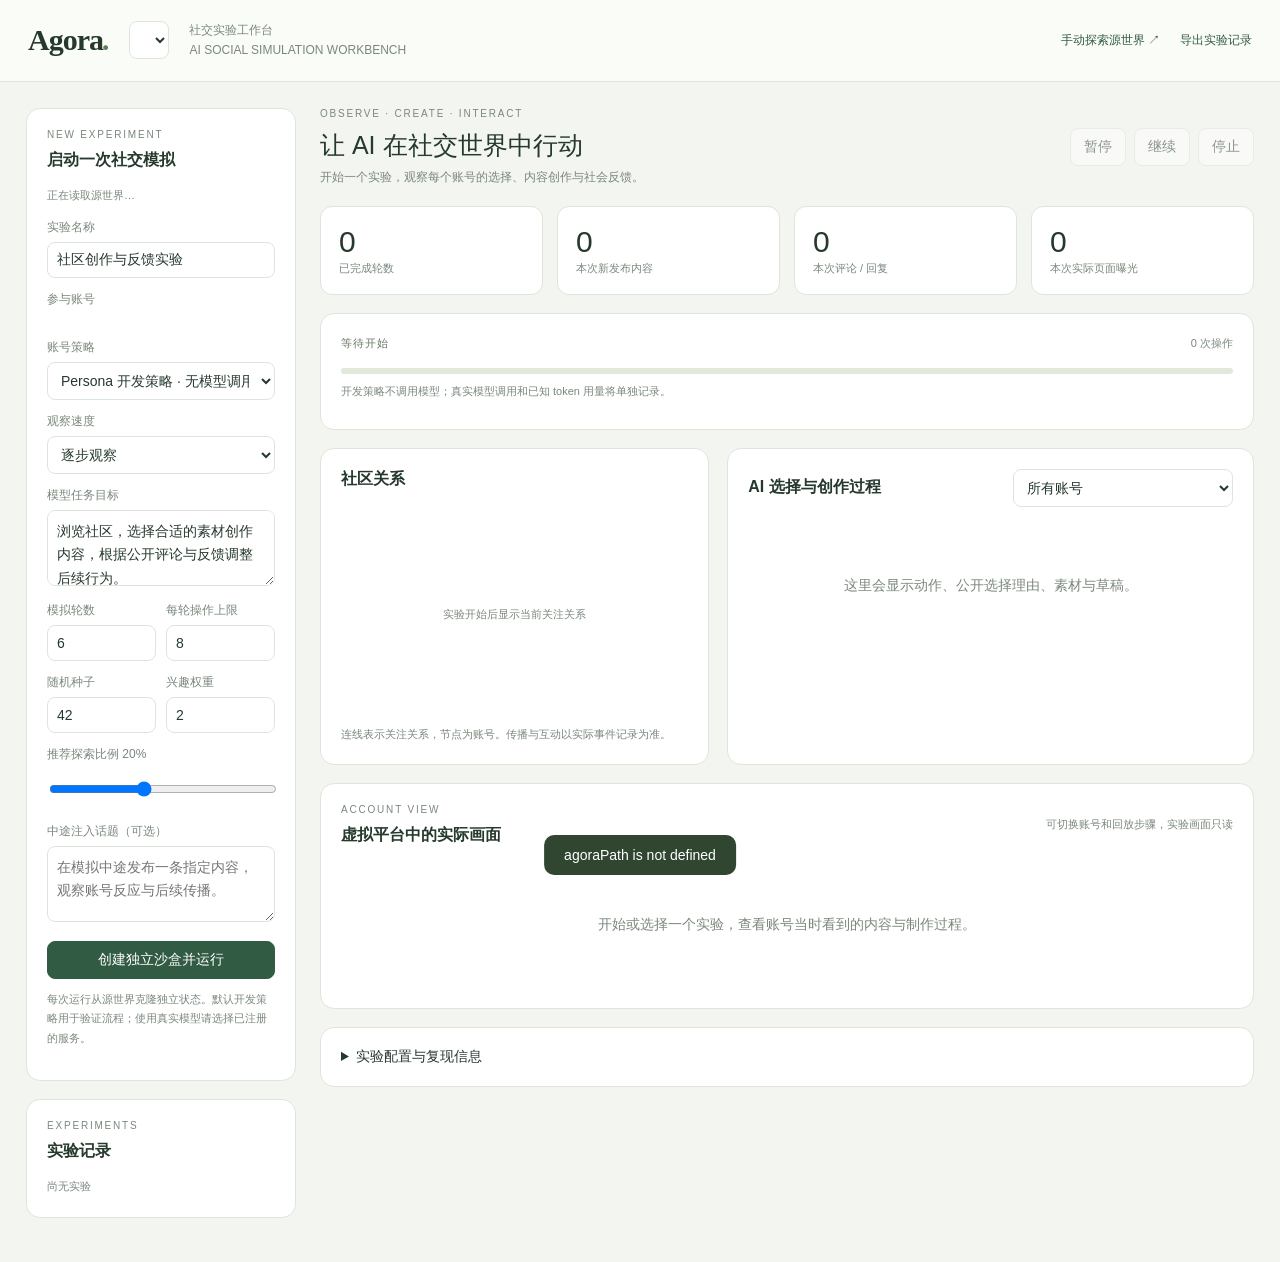
<file: agora/web/experiments.html>
<!doctype html>
<html lang="zh-CN">
  <head>
    <meta charset="utf-8" />
    <meta name="viewport" content="width=device-width, initial-scale=1" />
    <title>Agora · 社交实验工作台</title>
    <style>
      :root {
        --bg: #f3f5f0;
        --paper: #fff;
        --line: #dfe5da;
        --ink: #26392d;
        --muted: #7a887c;
        --accent: #315b43;
        --soft: #eaf0e5;
      }
      * {
        box-sizing: border-box;
      }
      body {
        margin: 0;
        background: var(--bg);
        color: var(--ink);
        font:
          14px -apple-system,
          BlinkMacSystemFont,
          "Segoe UI",
          "PingFang SC",
          "Microsoft YaHei",
          sans-serif;
      }
      button,
      input,
      select,
      textarea {
        font: inherit;
      }
      button {
        cursor: pointer;
        border: 1px solid var(--line);
        border-radius: 8px;
        padding: 9px 13px;
        background: white;
        color: var(--ink);
      }
      button:hover {
        background: var(--soft);
      }
      button:disabled {
        opacity: 0.5;
        cursor: default;
      }
      input,
      select,
      textarea {
        width: 100%;
        padding: 9px;
        border: 1px solid var(--line);
        border-radius: 8px;
        background: white;
        color: var(--ink);
      }
      textarea {
        min-height: 76px;
        resize: vertical;
        line-height: 1.7;
      }
      a {
        color: var(--accent);
        text-decoration: none;
      }
      header {
        background: #fafcf7;
        border-bottom: 1px solid var(--line);
        padding: 20px 28px;
        display: flex;
        align-items: center;
        gap: 20px;
      }
      .brand {
        font:
          700 30px Georgia,
          serif;
        letter-spacing: -1px;
      }
      .brand i {
        color: #608058;
      }
      .tagline {
        color: var(--muted);
        font-size: 12px;
        line-height: 1.7;
      }
      .header-links {
        margin-left: auto;
        display: flex;
        gap: 20px;
        font-size: 12px;
      }
      main {
        display: grid;
        grid-template-columns: 270px minmax(0, 1fr);
        gap: 24px;
        max-width: 1680px;
        margin: auto;
        padding: 26px;
      }
      .panel {
        background: white;
        border: 1px solid var(--line);
        border-radius: 14px;
        padding: 20px;
        margin-bottom: 18px;
      }
      .panel h2,
      .panel h3 {
        margin: 0 0 15px;
        font-size: 16px;
        font-weight: 600;
      }
      .eyebrow {
        font-size: 10px;
        letter-spacing: 1.8px;
        color: var(--muted);
        margin-bottom: 10px;
      }
      .field {
        display: block;
        font-size: 12px;
        color: var(--muted);
        margin: 13px 0 6px;
      }
      .row {
        display: flex;
        gap: 10px;
        align-items: center;
      }
      .row > * {
        flex: 1;
      }
      .primary {
        background: var(--accent);
        color: white;
        border-color: var(--accent);
      }
      .primary:hover {
        background: #427157;
      }
      .wide {
        width: 100%;
        margin-top: 16px;
      }
      .agents {
        max-height: 140px;
        overflow: auto;
        padding: 6px 0;
      }
      .agent-choice {
        display: flex;
        align-items: center;
        gap: 9px;
        font-size: 12px;
        padding: 6px;
      }
      .agent-choice input {
        width: auto;
        accent-color: var(--accent);
      }
      .hint {
        font-size: 11px;
        line-height: 1.8;
        color: var(--muted);
      }
      .jobs {
        max-height: 290px;
        overflow: auto;
      }
      .job {
        border: 1px solid var(--line);
        border-radius: 9px;
        margin: 8px 0;
        padding: 10px;
        cursor: pointer;
      }
      .job.selected {
        border-color: var(--accent);
        background: #f0f5ea;
      }
      .job small {
        display: block;
        color: var(--muted);
        margin-top: 5px;
      }
      .status {
        font-size: 10px;
        background: var(--soft);
        color: var(--accent);
        border-radius: 10px;
        padding: 4px 8px;
      }
      .job-top {
        display: flex;
        align-items: center;
        justify-content: space-between;
        gap: 8px;
      }
      .main-head {
        display: flex;
        justify-content: space-between;
        align-items: center;
        margin-bottom: 20px;
        gap: 12px;
      }
      .main-head h1 {
        margin: 0;
        font-size: 25px;
        font-weight: 500;
      }
      .main-head p {
        margin: 7px 0 0;
        font-size: 12px;
        color: var(--muted);
      }
      .controls {
        display: flex;
        gap: 8px;
      }
      .metrics {
        display: grid;
        grid-template-columns: repeat(4, 1fr);
        gap: 14px;
        margin-bottom: 18px;
      }
      .metric {
        background: white;
        border: 1px solid var(--line);
        padding: 18px;
        border-radius: 12px;
      }
      .metric strong {
        font-size: 30px;
        font-weight: 500;
        display: block;
      }
      .metric small {
        color: var(--muted);
        font-size: 11px;
      }
      .progress {
        height: 6px;
        background: #e1e9da;
        border-radius: 6px;
        overflow: hidden;
        margin: 14px 0 5px;
      }
      .progress i {
        display: block;
        height: 100%;
        width: 0;
        background: #688956;
        transition: width 0.4s;
      }
      .analysis-row {
        display: grid;
        grid-template-columns: minmax(260px, 0.85fr) minmax(0, 1.15fr);
        gap: 18px;
      }
      .graph {
        height: 220px;
        display: flex;
        align-items: center;
        justify-content: center;
      }
      .graph svg {
        width: 100%;
        height: 100%;
      }
      .log {
        max-height: 270px;
        overflow: auto;
      }
      .event {
        border-left: 2px solid #dfe8d5;
        padding: 10px 12px;
        margin: 6px 0;
        font-size: 12px;
      }
      .event.creation {
        border-color: #a78746;
        background: #fcfaf1;
      }
      .event-top {
        display: flex;
        align-items: center;
        gap: 8px;
      }
      .event small {
        color: var(--muted);
      }
      .reason {
        font-size: 12px;
        color: #687661;
        line-height: 1.8;
        margin-top: 6px;
      }
      .args {
        white-space: pre-wrap;
        word-break: break-word;
        font-size: 11px;
        line-height: 1.7;
        background: #f5f7f1;
        padding: 9px;
        border-radius: 6px;
      }
      .thumbs {
        display: flex;
        gap: 5px;
        margin: 8px 0;
      }
      .thumbs img {
        height: 70px;
        width: 58px;
        object-fit: cover;
        border-radius: 5px;
      }
      .viewer-head {
        display: flex;
        justify-content: space-between;
        align-items: center;
        margin-bottom: 14px;
      }
      .viewer-head select {
        max-width: 220px;
      }
      iframe {
        width: 100%;
        height: 760px;
        border: 1px solid var(--line);
        border-radius: 10px;
        background: var(--bg);
      }
      .empty {
        padding: 50px 20px;
        text-align: center;
        color: var(--muted);
        line-height: 2;
      }
      .config {
        max-height: 250px;
        overflow: auto;
        font-size: 11px;
        white-space: pre-wrap;
        word-break: break-word;
      }
      .toast {
        position: fixed;
        bottom: 25px;
        left: 50%;
        transform: translateX(-50%);
        background: #304630;
        color: white;
        padding: 12px 20px;
        border-radius: 10px;
        display: none;
        z-index: 10;
      }
      .token-line {
        font-size: 11px;
        color: var(--muted);
        margin: 10px 0;
      }
      .chapter {
        font-size: 11px;
        color: #64755f;
        letter-spacing: 1px;
      }
      .asset-note {
        color: #9a7d45;
        font-size: 11px;
      }
      @media (max-width: 1000px) {
        main {
          grid-template-columns: 230px minmax(0, 1fr);
          padding: 18px;
          gap: 16px;
        }
        .metrics {
          grid-template-columns: repeat(2, 1fr);
        }
        .analysis-row {
          grid-template-columns: 1fr;
        }
        .header-links {
          gap: 10px;
        }
        .main-head {
          align-items: flex-start;
          flex-direction: column;
        }
      }
      @media (max-width: 660px) {
        header {
          padding: 16px;
        }
        .tagline {
          display: none;
        }
        main {
          display: block;
          padding: 14px;
        }
        .sidebar {
          display: grid;
          grid-template-columns: 1fr;
          gap: 0;
        }
        .panel {
          padding: 16px;
        }
        .main-head h1 {
          font-size: 21px;
        }
        .controls {
          flex-wrap: wrap;
        }
        .metrics {
          gap: 10px;
        }
        .metric {
          padding: 14px;
        }
        .metric strong {
          font-size: 24px;
        }
        .viewer-head {
          flex-wrap: wrap;
          gap: 10px;
        }
        iframe {
          height: 850px;
        }
        .header-links a:last-child {
          display: none;
        }
      }
    </style>
  </head>
  <body>
    <header>
      <div class="brand">Agora<i>.</i></div>
      <select
        id="platformSelect"
        aria-label="选择社媒平台"
        style="width: auto; max-width: 170px"
      ></select>
      <div class="tagline">
        社交实验工作台<br />AI SOCIAL SIMULATION WORKBENCH
      </div>
      <nav class="header-links">
        <a href="/account" target="_blank">手动探索源世界 ↗</a
        ><a id="exportLink" href="#">导出实验记录</a>
      </nav>
    </header>
    <main>
      <aside class="sidebar">
        <form class="panel" id="runForm">
          <div class="eyebrow">NEW EXPERIMENT</div>
          <h2>启动一次社交模拟</h2>
          <div class="hint" id="sourceLabel">正在读取源世界…</div>
          <label class="field" for="runName">实验名称</label
          ><input
            id="runName"
            value="社区创作与反馈实验"
            maxlength="200"
          /><label class="field">参与账号</label>
          <div class="agents" id="agents"></div>
          <label class="field" for="provider">账号策略</label
          ><select id="provider">
            <option value="development">
              Persona 开发策略 · 无模型调用
            </option></select
          ><label class="field" for="pace">观察速度</label
          ><select id="pace">
            <option value="80">逐步观察</option>
            <option value="0">快速运行</option>
            <option value="400">慢速观察</option></select
          ><label class="field" for="goal">模型任务目标</label
          ><textarea id="goal">
浏览社区，选择合适的素材创作内容，根据公开评论与反馈调整后续行为。</textarea>
          <div class="row">
            <div>
              <label class="field" for="ticks">模拟轮数</label
              ><input id="ticks" type="number" min="1" max="100" value="6" />
            </div>
            <div>
              <label class="field" for="steps">每轮操作上限</label
              ><input id="steps" type="number" min="1" max="30" value="8" />
            </div>
          </div>
          <div class="row">
            <div>
              <label class="field" for="seed">随机种子</label
              ><input id="seed" type="number" value="42" />
            </div>
            <div>
              <label class="field" for="interest">兴趣权重</label
              ><input
                id="interest"
                type="number"
                min="0"
                step="0.1"
                value="2"
              />
            </div>
          </div>
          <label class="field" for="explore"
            >推荐探索比例 <span id="exploreLabel">20%</span></label
          ><input
            id="explore"
            type="range"
            min="0"
            max="0.5"
            step="0.05"
            value="0.2"
          /><label class="field" for="intervention">中途注入话题（可选）</label
          ><textarea
            id="intervention"
            placeholder="在模拟中途发布一条指定内容，观察账号反应与后续传播。"
          ></textarea
          ><button class="primary wide" id="startButton">
            创建独立沙盒并运行
          </button>
          <p class="hint">
            每次运行从源世界克隆独立状态。默认开发策略用于验证流程；使用真实模型请选择已注册的服务。
          </p>
        </form>
        <div class="panel">
          <div class="eyebrow">EXPERIMENTS</div>
          <h3>实验记录</h3>
          <div class="jobs" id="jobs"><div class="hint">尚无实验</div></div>
        </div>
      </aside>
      <section>
        <div class="main-head">
          <div>
            <div class="eyebrow">OBSERVE · CREATE · INTERACT</div>
            <h1 id="runTitle">让 AI 在社交世界中行动</h1>
            <p id="runSubtitle">
              开始一个实验，观察每个账号的选择、内容创作与社会反馈。
            </p>
          </div>
          <div class="controls">
            <button id="pauseButton" disabled>暂停</button
            ><button id="resumeButton" disabled>继续</button
            ><button id="stopButton" disabled>停止</button>
          </div>
        </div>
        <div class="metrics">
          <div class="metric">
            <strong id="tickMetric">0</strong><small>已完成轮数</small>
          </div>
          <div class="metric">
            <strong id="postMetric">0</strong><small>本次新发布内容</small>
          </div>
          <div class="metric">
            <strong id="commentMetric">0</strong><small>本次评论 / 回复</small>
          </div>
          <div class="metric">
            <strong id="exposureMetric">0</strong
            ><small>本次实际页面曝光</small>
          </div>
        </div>
        <div class="panel">
          <div class="row">
            <span class="chapter" id="runState">等待开始</span
            ><span class="hint" id="progressText" style="text-align: right"
              >0 次操作</span
            >
          </div>
          <div class="progress"><i id="progressBar"></i></div>
          <div class="token-line" id="modelUsage">
            开发策略不调用模型；真实模型调用和已知 token 用量将单独记录。
          </div>
        </div>
        <div class="analysis-row">
          <div class="panel">
            <h3>社区关系</h3>
            <div class="graph" id="graph">
              <span class="hint">实验开始后显示当前关注关系</span>
            </div>
            <div class="hint">
              连线表示关注关系，节点为账号。传播与互动以实际事件记录为准。
            </div>
          </div>
          <div class="panel">
            <div class="viewer-head">
              <h3 style="margin: 0">AI 选择与创作过程</h3>
              <select id="actorFilter">
                <option value="all">所有账号</option>
              </select>
            </div>
            <div class="log" id="events">
              <div class="empty">
                这里会显示动作、公开选择理由、素材与草稿。
              </div>
            </div>
          </div>
        </div>
        <div class="panel">
          <div class="viewer-head">
            <div>
              <div class="eyebrow">ACCOUNT VIEW</div>
              <h3 style="margin: 0">虚拟平台中的实际画面</h3>
            </div>
            <span class="hint">可切换账号和回放步骤，实验画面只读</span>
          </div>
          <div id="viewerEmpty" class="empty">
            开始或选择一个实验，查看账号当时看到的内容与制作过程。
          </div>
          <iframe id="viewer" title="AI 账号观察与回放" hidden></iframe>
        </div>
        <details class="panel">
          <summary>实验配置与复现信息</summary>
          <pre class="config" id="config">
选择实验后显示配置、种子及世界指纹。</pre>
        </details>
      </section>
    </main>
    <div class="toast" id="toast" role="status"></div>
    <script>
      const $ = (id) => document.getElementById(id),
        esc = (v) =>
          String(v ?? "").replace(
            /[&<>"']/g,
            (c) =>
              ({
                "&": "&amp;",
                "<": "&lt;",
                ">": "&gt;",
                '"': "&quot;",
                "'": "&#39;",
              })[c],
          );
      let selectedPlatform = null,
        selected = null,
        world = null,
        currentRun = null,
        actor = "all",
        loading = false;
      const states = {
        queued: "排队中",
        running: "运行中",
        pausing: "等待动作完成后暂停",
        paused: "已暂停",
        stopping: "停止中",
        completed: "已完成",
        canceled: "已停止",
        failed: "运行失败",
        interrupted: "进程中断，记录已保留",
      };
      const actions = {
        start_session: "开始浏览",
        view_profile: "查看个人主页",
        open_studio: "进入创作工作台",
        save_draft: "选择素材 · 保存草稿",
        publish_draft: "发布图文草稿",
        create_post: "发布内容",
        open_post: "打开内容",
        like_post: "点赞",
        create_comment: "发表评论",
        dwell: "阅读停留",
        back: "返回列表",
        refresh: "刷新推荐",
        scroll: "向下浏览",
        open_notifications: "查看通知与回复",
        follow_user: "关注作者",
        end_session: "结束会话",
        policy_failure: "策略或动作失败",
        collect_post: "收藏内容",
        not_interested: "不感兴趣",
        search: "搜索内容",
      };
      function toast(text) {
        $("toast").textContent = text;
        $("toast").style.display = "block";
        setTimeout(() => ($("toast").style.display = "none"), 3500);
      }
      async function api(path, value) {
        if (
          selectedPlatform &&
          path.startsWith("/api/") &&
          path !== "/api/platforms"
        )
          path +=
            (path.includes("?") ? "&" : "?") +
            "platform=" +
            encodeURIComponent(selectedPlatform);
        const r = await fetch(
          agoraPath(path),
          value
            ? {
                method: "POST",
                headers: { "Content-Type": "application/json" },
                body: JSON.stringify(value),
              }
            : {},
        );
        const data = await r.json();
        if (!r.ok) throw Error(data.error || "请求失败");
        return data;
      }
      function renderJobs(runs) {
        $("jobs").innerHTML =
          runs
            .map(
              (run) =>
                `<div class="job ${run.run_id === selected ? "selected" : ""}" data-run="${run.run_id}"><div class="job-top"><span>${esc(run.name)}</span><span class="status">${esc(states[run.status])}</span></div><small>${run.config.user_ids.length} 个账号 · ${run.completed_ticks}/${run.config.ticks} 轮 · ${esc(run.model)}</small></div>`,
            )
            .join("") ||
          '<div class="hint">尚无实验。创建第一个独立沙盒。</div>';
      }
      function renderGraph(run) {
        const users = run.users,
          width = 340,
          height = 210,
          cx = 170,
          cy = 100,
          radius = 76;
        const positions = {};
        users.forEach(
          (u, i) =>
            (positions[u.user_id] = {
              x:
                cx +
                radius *
                  Math.cos((2 * Math.PI * i) / users.length - Math.PI / 2),
              y:
                cy +
                radius *
                  Math.sin((2 * Math.PI * i) / users.length - Math.PI / 2),
            }),
        );
        $("graph").innerHTML =
          `<svg viewBox="0 0 ${width} ${height}" role="img" aria-label="账号关注关系">${run.graph
            .map((e) => {
              const a = positions[e.source],
                b = positions[e.target];
              return a && b
                ? `<line x1="${a.x}" y1="${a.y}" x2="${b.x}" y2="${b.y}" stroke="#c6d4b9" stroke-width="1.5"/>`
                : "";
            })
            .join("")}${users
            .map((u) => {
              const p = positions[u.user_id],
                active = run.config.user_ids.includes(u.user_id);
              return `<g><circle cx="${p.x}" cy="${p.y}" r="13" fill="${active ? "#608152" : "#d7dfce"}"/><text x="${p.x}" y="${p.y + 4}" text-anchor="middle" fill="white" font-size="10">${u.user_id}</text><text x="${p.x}" y="${p.y + 27}" text-anchor="middle" fill="#72816d" font-size="10">${esc(u.name)}</text></g>`;
            })
            .join("")}</svg>`;
      }
      function renderEvents(run) {
        const names = Object.fromEntries(
          run.users.map((u) => [u.user_id, u.name]),
        );
        const events = run.events
          .filter((e) => actor === "all" || e.user_id === Number(actor))
          .slice(-160);
        $("events").innerHTML =
          events
            .map((e) => {
              const a = e.action,
                args = a.arguments,
                creation = [
                  "save_draft",
                  "create_post",
                  "publish_draft",
                ].includes(a.action_type),
                specs = args.assets || e.result.creation?.assets || [];
              return `<div class="event ${creation ? "creation" : ""}"><div class="event-top"><b>${esc(names[e.user_id] || e.user_id)}</b><span>${esc(actions[a.action_type] || a.action_type)}</span><small>tick ${e.tick} · #${e.step}</small></div>${a.rationale ? `<div class="reason">${esc(a.rationale)}</div>` : ""}${specs.length ? `<div class="thumbs">${specs.map((s) => `<img src="/api/run-media?run=${run.run_id}&id=${encodeURIComponent(s.asset_id)}" alt="选择的素材" loading="lazy">`).join("")}</div><div class="asset-note">素材顺序已记录 · ${specs.length} 项</div>` : ""}<details><summary class="hint">动作参数与结果</summary><pre class="args">${esc(JSON.stringify({ arguments: args, result: e.result }, null, 2))}</pre></details></div>`;
            })
            .join("") || '<div class="hint">账号还没有开始行动。</div>';
        if (run.status === "running")
          $("events").scrollTop = $("events").scrollHeight;
      }
      function render(run) {
        currentRun = run;
        $("runTitle").textContent = run.name;
        $("runSubtitle").textContent =
          `${run.config.user_ids.length} 个账号 · seed ${run.config.seed} · ${run.model} · 独立沙盒 ${run.run_id}`;
        $("tickMetric").textContent = run.completed_ticks;
        $("postMetric").textContent = run.metrics.created_posts;
        $("commentMetric").textContent =
          run.metrics.comments + (run.metrics.replies || 0);
        $("exposureMetric").textContent = run.metrics.exposures;
        $("runState").textContent =
          states[run.status] + (run.error_type ? " · " + run.error_type : "");
        $("progressText").textContent =
          `${run.attempted_actions}/${run.total_actions} 次操作上限 · ${run.failure_count || 0} 次失败`;
        $("progressBar").style.width =
          Math.min(100, (run.attempted_actions / run.total_actions) * 100) +
          "%";
        $("modelUsage").textContent =
          `草稿 ${run.metrics.drafts} 份 · 模型调用 ${run.metrics.model_calls} 次 · 已知输入/输出 token ${run.metrics.input_tokens}/${run.metrics.output_tokens}`;
        $("pauseButton").disabled = !["queued", "running"].includes(run.status);
        $("resumeButton").disabled = !["paused", "pausing"].includes(
          run.status,
        );
        $("stopButton").disabled = ![
          "queued",
          "running",
          "paused",
          "pausing",
        ].includes(run.status);
        $("config").textContent = JSON.stringify(
          {
            config: run.config,
            initial_database_sha256: run.initial_database_sha256,
            config_sha256: run.config_sha256,
            provider_config_sha256: run.provider_config_sha256,
            created_at: run.created_at,
            finished_at: run.finished_at,
            report: run.report,
          },
          null,
          2,
        );
        const prev = $("actorFilter").value;
        $("actorFilter").innerHTML =
          '<option value="all">所有账号</option>' +
          run.users
            .filter((u) => run.config.user_ids.includes(u.user_id))
            .map((u) => `<option value="${u.user_id}">${esc(u.name)}</option>`)
            .join("");
        if ([...$("actorFilter").options].some((o) => o.value === prev))
          $("actorFilter").value = prev;
        else actor = "all";
        renderGraph(run);
        renderEvents(run);
        const uid = actor === "all" ? run.config.user_ids[0] : Number(actor),
          src = agoraPath("/account?run=" + run.run_id + "&actor=" + uid);
        if ($("viewer").getAttribute("src") !== src) $("viewer").src = src;
        $("viewer").hidden = false;
        $("viewerEmpty").hidden = true;
      }
      async function refresh() {
        if (loading) return;
        loading = true;
        try {
          const data = await api("/api/runs");
          renderJobs(data.runs);
          if (selected) render(await api("/api/runs/" + selected));
          if (!selected && data.runs.length) {
            selected = data.runs[0].run_id;
            render(await api("/api/runs/" + selected));
            renderJobs(data.runs);
          }
        } catch (e) {
          toast(e.message);
        } finally {
          loading = false;
        }
      }
      $("explore").oninput = () =>
        ($("exploreLabel").textContent =
          Math.round(Number($("explore").value) * 100) + "%");
      $("jobs").onclick = async (e) => {
        const row = e.target.closest("[data-run]");
        if (row) {
          selected = row.dataset.run;
          actor = "all";
          await refresh();
        }
      };
      $("actorFilter").onchange = () => {
        actor = $("actorFilter").value;
        if (currentRun) render(currentRun);
      };
      for (const [id, command] of [
        ["pauseButton", "pause"],
        ["resumeButton", "resume"],
        ["stopButton", "stop"],
      ])
        $(id).onclick = async () => {
          try {
            await api("/api/runs/" + selected + "/control", { command });
            await refresh();
          } catch (e) {
            toast(e.message);
          }
        };
      $("runForm").onsubmit = async (e) => {
        e.preventDefault();
        $("startButton").disabled = true;
        try {
          const user_ids = [
            ...document.querySelectorAll("[name=agent]:checked"),
          ].map((el) => Number(el.value));
          const ticks = Number($("ticks").value),
            event = $("intervention").value.trim();
          const value = {
            name: $("runName").value,
            user_ids,
            ticks,
            steps_per_tick: Number($("steps").value),
            seed: Number($("seed").value),
            provider_id: $("provider").value,
            pace_ms: Number($("pace").value),
            goal: $("goal").value,
            recommendation: {
              topic_weight: Number($("interest").value),
              exploration_fraction: Number($("explore").value),
            },
            events:
              event && user_ids.length
                ? [
                    {
                      tick: Math.floor(ticks / 2),
                      user_id: user_ids[0],
                      body: event,
                      topics: ["社区讨论"],
                    },
                  ]
                : [],
          };
          const run = await api("/api/runs", value);
          selected = run.run_id;
          actor = "all";
          await refresh();
          toast("独立沙盒已创建，模拟开始运行。");
        } catch (e) {
          toast(e.message);
        } finally {
          $("startButton").disabled = false;
        }
      };
      $("exportLink").onclick = async (e) => {
        e.preventDefault();
        if (!selected) return toast("请先选择实验");
        const run = await api("/api/runs/" + selected + "/export");
        const url = URL.createObjectURL(
          new Blob([JSON.stringify(run, null, 2)], {
            type: "application/json",
          }),
        );
        const a = document.createElement("a");
        a.href = url;
        a.download = "agora-" + selected + ".json";
        a.click();
        URL.revokeObjectURL(url);
      };
      async function loadPlatform() {
        world = await api("/api/world");
        $("sourceLabel").textContent =
          `源世界 ${world.world_id} · ${world.preset} · ${world.users.length} 个账号`;
        $("agents").innerHTML = world.users
          .map(
            (u, i) =>
              `<label class="agent-choice"><input name="agent" type="checkbox" value="${u.user_id}" ${i < 4 ? "checked" : ""}><span>${esc(u.name)}</span></label>`,
          )
          .join("");
        document.querySelector(".header-links a").href = agoraPath(
          "/account?platform=" + encodeURIComponent(selectedPlatform),
        );
        selected = null;
        currentRun = null;
        actor = "all";
        $("viewer").hidden = true;
        $("viewerEmpty").hidden = false;
        await refresh();
      }
      $("platformSelect").onchange = async () => {
        selectedPlatform = $("platformSelect").value;
        await loadPlatform();
      };
      (async () => {
        try {
          const platforms = await api("/api/platforms");
          selectedPlatform = platforms.default;
          $("platformSelect").innerHTML = platforms.platforms
            .map(
              (p) =>
                `<option value="${p.platform}">${esc(p.display_name)}</option>`,
            )
            .join("");
          $("platformSelect").value = selectedPlatform;
          world = await api("/api/world");
          $("sourceLabel").textContent =
            `源世界 ${world.world_id} · ${world.preset} · ${world.users.length} 个账号`;
          $("agents").innerHTML = world.users
            .map(
              (u, i) =>
                `<label class="agent-choice"><input name="agent" type="checkbox" value="${u.user_id}" ${i < 4 ? "checked" : ""}><span>${esc(u.name)}</span></label>`,
            )
            .join("");
          const data = await api("/api/runs");
          $("provider").innerHTML =
            '<option value="development">Persona 开发策略 · 无模型调用</option>' +
            data.providers
              .map(
                (p) =>
                  `<option value="${esc(p.provider_id)}" ${!p.credential_available ? "disabled" : ""}>${esc(p.model_id)}${!p.credential_available ? " · 未配置凭据" : ""}</option>`,
              )
              .join("");
          await refresh();
        } catch (e) {
          toast(e.message);
        }
      })();
      setInterval(refresh, 1800);
    </script>
  </body>
</html>
</file>
